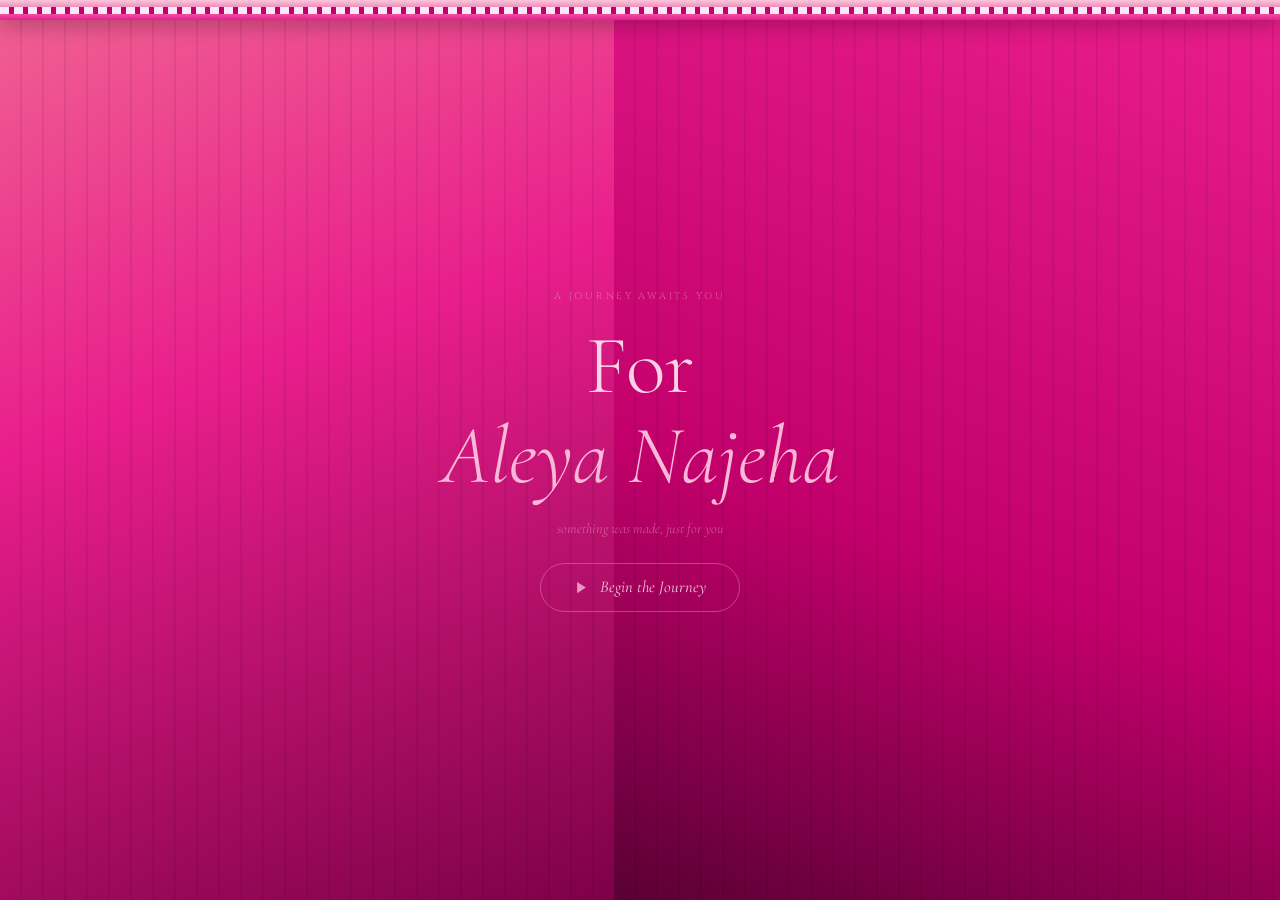
<file: index.html>
<!DOCTYPE html>
<html lang="en">
<head>
<meta charset="UTF-8"><meta name="viewport" content="width=device-width, initial-scale=1.0">
<title>For Aleya Najeha</title>
<link rel="stylesheet" href="shared.css">
<style>
/* CURTAIN */
#curtain-screen{position:fixed;inset:0;z-index:9999;display:flex;align-items:center;justify-content:center;background:#0d0008;overflow:hidden;}
.curtain-panel{position:absolute;top:0;bottom:0;width:52%;transition:transform 1.6s cubic-bezier(.77,0,.18,1);}
.curtain-l{left:0;transform-origin:left;background:linear-gradient(160deg,#f06292,#e91e8c 40%,#7a0045);}
.curtain-r{right:0;transform-origin:right;background:linear-gradient(200deg,#E91E8C,#c2006b 60%,#5a0035);}
.curtain-panel::before{content:'';position:absolute;inset:0;background:repeating-linear-gradient(90deg,transparent,transparent 20px,rgba(0,0,0,.07) 20px,rgba(0,0,0,.07) 22px);}
.curtain-rail{position:absolute;top:0;left:0;right:0;height:20px;background:linear-gradient(180deg,#f9c8dc,#e91e8c);z-index:2;box-shadow:0 6px 20px rgba(0,0,0,.25);}
.curtain-rail::after{content:'';display:block;height:7px;margin-top:7px;background:repeating-linear-gradient(90deg,#fde8f3 0,#fde8f3 9px,#c2006b 9px,#c2006b 14px);}
#curtain-screen.open .curtain-l{transform:translateX(-94%);}
#curtain-screen.open .curtain-r{transform:translateX(94%);}
#curtain-screen.open #curtain-center{opacity:0;pointer-events:none;transition:opacity .4s;}
#curtain-screen.gone{display:none;}

/* POP-UP INTRO */
#intro-popup{position:fixed;inset:0;z-index:500;display:none;align-items:center;justify-content:center;padding:1.5rem;background:rgba(61,0,40,.7);backdrop-filter:blur(8px);}
#intro-popup.show{display:flex;}
.intro-card{background:linear-gradient(135deg,#FFF8EE,#FFF0F8);border:1.5px solid #F9B8D8;border-radius:28px;padding:2.4rem 2rem;max-width:420px;width:100%;box-shadow:0 40px 100px rgba(233,30,140,.2);animation:popIn .6s cubic-bezier(.34,1.3,.64,1) forwards;position:relative;overflow:hidden;}
.intro-card::before{content:'';position:absolute;inset:0;background:repeating-linear-gradient(45deg,transparent,transparent 14px,rgba(249,184,216,.04) 14px,rgba(249,184,216,.04) 15px);pointer-events:none;}
@keyframes popIn{from{opacity:0;transform:scale(.7) translateY(30px)}to{opacity:1;transform:scale(1) translateY(0)}}
.intro-rose{font-size:2.2rem;text-align:center;display:block;margin-bottom:1.2rem;animation:heartbeat 1.4s ease-in-out infinite;}

/* HERO */
.hero-ring{position:absolute;inset:0;display:flex;align-items:center;justify-content:center;pointer-events:none;overflow:hidden;}
.ring{border-radius:50%;border:1px solid rgba(249,184,216,.12);position:absolute;}

/* QUEST CARD */
.quest-card{background:linear-gradient(135deg,#FFF8EE,#FFF0F8);border:1.5px solid #F9B8D8;border-radius:24px;padding:2.5rem 2rem;max-width:440px;margin:0 auto;box-shadow:0 20px 60px rgba(233,30,140,.1);position:relative;overflow:hidden;}
.quest-card::before{content:'';position:absolute;inset:0;background:repeating-linear-gradient(45deg,transparent,transparent 14px,rgba(249,184,216,.04) 14px,rgba(249,184,216,.04) 15px);pointer-events:none;}
</style>
</head>
<body style="background:#FFF0F8!important;">
<div id="progress-bar"></div>
<canvas id="stars"></canvas>
<canvas id="petals"></canvas>

<!-- CURTAIN -->
<div id="curtain-screen">
  <div class="curtain-rail"></div>
  <div class="curtain-panel curtain-l"></div>
  <div class="curtain-panel curtain-r"></div>
  <div id="curtain-center" style="position:absolute;z-index:3;display:flex;flex-direction:column;align-items:center;gap:1.2rem;text-align:center;padding:1.5rem;">
    <p style="font-family:'Cinzel',serif;font-size:.65rem;letter-spacing:.28em;text-transform:uppercase;color:rgba(249,184,216,.45);">a journey awaits you</p>
    <h1 style="font-family:'Cormorant Garamond',serif;font-size:clamp(2.2rem,9vw,5.5rem);font-weight:300;line-height:1.1;color:rgba(253,232,243,.9)">For<br><em style="color:#F9B8D8;font-style:italic;">Aleya Najeha</em></h1>
    <p style="font-family:'Cormorant Garamond',serif;font-style:italic;font-size:.95rem;color:rgba(249,184,216,.5)">something was made, just for you</p>
    <button id="openBtn" style="margin-top:.5rem;display:flex;align-items:center;gap:.7rem;border:1.5px solid rgba(249,184,216,.35);border-radius:999px;padding:.9rem 2.2rem;font-family:'Cormorant Garamond',serif;font-style:italic;font-size:1.1rem;color:rgba(253,232,243,.85);background:none;cursor:pointer;animation:heartbeat 2s ease-in-out infinite;">
      <svg width="15" height="15" viewBox="0 0 24 24" fill="rgba(249,184,216,.8)"><polygon points="5,3 19,12 5,21"/></svg>
      Begin the Journey
    </button>
  </div>
</div>

<!-- UPDATE POP-UP (FIRST) -->
<div id="update-popup" style="position:fixed;inset:0;z-index:480;display:none;align-items:center;justify-content:center;padding:1.5rem;background:rgba(61,0,40,.5);backdrop-filter:blur(6px);-webkit-backdrop-filter:blur(6px);">
  <div class="intro-card" style="max-width:360px;">
    <div style="text-align:center;">
      <p style="font-family:'Cinzel',serif;font-size:.7rem;letter-spacing:.2em;text-transform:uppercase;color:#E91E8C;margin-bottom:1rem;">⚠️ UPDATE For You Sayang!</p>
      <p style="font-family:'Cormorant Garamond',serif;font-style:italic;color:#C470A0;font-size:.9rem;margin-bottom:1.2rem;">September 28, 2026</p>
      <div style="font-family:'Cormorant Garamond',serif;font-style:italic;color:#3D0028;font-size:1rem;line-height:1.8;text-align:center;margin-bottom:1.5rem;">
        <p>I've been thinking about you now. There are more things I need to express to you.I dont know if you are seing this website anymore but please check it out.</p>
        <p style="margin-top:.8em;">Please take a look. 🌹</p>
      </div>
      <button id="update-btn" style="background:#E91E8C;border:none;border-radius:999px;padding:.85rem 2.2rem;font-family:'Cinzel',serif;font-size:.68rem;letter-spacing:.14em;text-transform:uppercase;color:white;cursor:pointer;transition:all .2s;width:100%;" onmouseover="this.style.background='#C2006B'" onmouseout="this.style.background='#E91E8C'">Tap here Baby</button>
    </div>
  </div>
</div>

<!-- OOPS POP-UP -->
<div id="oops-popup" style="position:fixed;inset:0;z-index:485;display:none;align-items:center;justify-content:center;padding:1.5rem;background:rgba(61,0,40,.5);backdrop-filter:blur(6px);-webkit-backdrop-filter:blur(6px);">
  <div class="intro-card" style="max-width:360px;">
    <div style="text-align:center;">
      <p style="font-family:'Cinzel',serif;font-size:2rem;margin-bottom:.4rem;animation:heartbeat 1.5s ease-in-out infinite;">😅</p>
      <p style="font-family:'Cinzel',serif;font-size:.7rem;letter-spacing:.2em;text-transform:uppercase;color:#E91E8C;margin-bottom:1rem;">OOPS... Wait!</p>
      <p style="font-family:'Cormorant Garamond',serif;font-style:italic;color:#3D0028;font-size:1rem;line-height:1.7;margin-bottom:1.6rem;">I make this update to remind you how much it mean for me.The memories,the thought,the plan,the urge for me to fight anyone who get in our way.Until today,I still wanted you to be my only wife and a mother to my child.I realize nobody else deserve that place. 🌹</p>
      <button id="oops-btn" style="background:#E91E8C;border:none;border-radius:999px;padding:.85rem 2.2rem;font-family:'Cinzel',serif;font-size:.68rem;letter-spacing:.14em;text-transform:uppercase;color:white;cursor:pointer;transition:all .2s;width:100%;" onmouseover="this.style.background='#C2006B'" onmouseout="this.style.background='#E91E8C'">NEXT</button>
    </div>
  </div>
</div>

<!-- NOTIFICATION POP-UP -->
<div id="noti-popup" style="position:fixed;inset:0;z-index:490;display:none;align-items:center;justify-content:center;padding:1.5rem;background:rgba(61,0,40,.5);backdrop-filter:blur(6px);-webkit-backdrop-filter:blur(6px);">
  <div class="intro-card" style="max-width:380px;">
    <div style="text-align:center;">
      <p style="font-family:'Cinzel',serif;font-size:.7rem;letter-spacing:.2em;text-transform:uppercase;color:#E91E8C;margin-bottom:.8rem;">📬 NEW MESSAGE</p>
      <p style="font-family:'Cormorant Garamond',serif;font-style:italic;color:#C470A0;font-size:.9rem;margin-bottom:1.2rem;letter-spacing:.02em;">August 31, 2026</p>
      <div style="font-family:'Cormorant Garamond',serif;font-style:italic;color:#3D0028;font-size:1rem;line-height:1.75;text-align:center;margin-bottom:1.5rem;">
        <p>I know kita dah tak ada chance untuk bersama, but this is the way I can tell you everything without disturbing you.</p>
        <p style="margin-top:.8em;">I don't know if I should be happy or sad seeing how well you're being taken care of. But I am happy seeing you happy. Good for you.</p>
        <p style="margin-top:.8em;">I miss you. Thank you because you shared your time with me. I tried to reach you, but I realised I shouldn't. 🌹</p>
      </div>
      <div style="display:flex;gap:.6rem;justify-content:center;flex-wrap:wrap;">
        <button id="noti-btn" style="background:#E91E8C;border:none;border-radius:999px;padding:.75rem 2rem;font-family:'Cinzel',serif;font-size:.65rem;letter-spacing:.14em;text-transform:uppercase;color:white;cursor:pointer;transition:all .2s;" onmouseover="this.style.background='#C2006B'" onmouseout="this.style.background='#E91E8C'">I understand</button>
        <button id="noti-skip" style="border:1.5px solid #F9B8D8;background:none;border-radius:999px;padding:.75rem 1.4rem;font-family:'Cinzel',serif;font-size:.65rem;letter-spacing:.14em;text-transform:uppercase;color:#C470A0;cursor:pointer;transition:all .2s;" onmouseover="this.style.borderColor='#E91E8C';this.style.color='#E91E8C'" onmouseout="this.style.borderColor='#F9B8D8';this.style.color='#C470A0'">Continue</button>
      </div>
    </div>
  </div>
</div>

<!-- INTRO POP-UP -->
<div id="intro-popup">
  <div class="intro-card">
    <span class="intro-rose">🌹</span>
    <h2 style="font-family:'Cinzel',serif;font-size:1rem;color:#C2006B;letter-spacing:.08em;text-align:center;margin-bottom:1rem;">To Aleya Najeha,</h2>
    <div style="font-family:'Cormorant Garamond',serif;font-size:1.05rem;line-height:1.9;color:#3D0028;" id="intro-text"></div>
    <div style="text-align:center;margin-top:1.8rem;">
      <button id="intro-close" style="background:#E91E8C;border:none;border-radius:999px;padding:.85rem 2.4rem;font-family:'Cinzel',serif;font-size:.7rem;letter-spacing:.15em;text-transform:uppercase;color:white;cursor:pointer;box-shadow:0 8px 24px rgba(233,30,140,.3);transition:all .2s;">
        TAP HERE BABY 🌸
      </button>
    </div>
  </div>
</div>

<audio id="audioEl" src="lagu_update.mp3" loop preload="auto"></audio>

<!-- HUD -->
<div id="quest-hud" style="font-family:'Cinzel',serif;font-size:.58rem;letter-spacing:.18em;color:#C470A0;">
  <span>CHAPTER</span>
  <div style="display:flex;gap:.5rem;">
    <div class="hud-dot" id="dot-0"></div>
    <div class="hud-dot" id="dot-1"></div>
    <div class="hud-dot" id="dot-2"></div>
    <div class="hud-dot" id="dot-3"></div>
  </div>
</div>

<!-- MUSIC BAR -->
<div id="music-bar">
  <div class="vinyl" id="vinyl"></div>
  <div>
    <p style="font-family:'Cormorant Garamond',serif;font-style:italic;font-size:.8rem;color:#C2006B;">Now Playing</p>
    <p style="font-family:'Cinzel',serif;font-size:.55rem;letter-spacing:.12em;text-transform:uppercase;color:#C470A0;">Our Song 🎵</p>
  </div>
  <button onclick="toggleMusic()" style="width:30px;height:30px;border-radius:50%;background:#E91E8C;border:none;cursor:pointer;display:flex;align-items:center;justify-content:center;transition:background .2s;" onmouseover="this.style.background='#C2006B'" onmouseout="this.style.background='#E91E8C'">
    <svg id="music-icon" width="12" height="12" viewBox="0 0 24 24"><rect x="6" y="5" width="4" height="14" fill="white"/><rect x="14" y="5" width="4" height="14" fill="white"/></svg>
  </button>
</div>

<!-- MAIN -->
<div id="main" style="display:none;position:relative;z-index:2;">

<!-- HERO -->
<section style="min-height:100vh;display:flex;flex-direction:column;align-items:center;justify-content:center;text-align:center;padding:2rem;position:relative;">
  <div class="hero-ring">
    <div class="ring" style="width:600px;height:600px;animation:spinSlow 18s linear infinite;"></div>
    <div class="ring" style="width:400px;height:400px;animation:spinSlow 12s linear infinite reverse;"></div>
    <div class="ring" style="width:220px;height:220px;opacity:.2;"></div>
  </div>
  <p style="font-family:'Cinzel',serif;font-size:.62rem;letter-spacing:.28em;text-transform:uppercase;color:#C470A0;margin-bottom:1.5rem;opacity:0;animation:fadeUp 1s .3s forwards;">✦ A Love Story In Four Chapters ✦</p>
  <h1 style="font-family:'Cormorant Garamond',serif;font-size:clamp(3.5rem,12vw,8rem);font-weight:300;line-height:1;color:#C2006B;opacity:0;animation:fadeUp 1s .6s forwards;">
    Aleya<br><em style="color:#E91E8C;">Najeha</em>
  </h1>
  <div style="display:flex;align-items:center;gap:.8rem;margin-top:1.4rem;opacity:0;animation:fadeUp 1s .9s forwards;">
    <div style="height:1px;width:48px;background:rgba(249,184,216,.4);"></div>
    <span style="font-family:'Cormorant Garamond',serif;font-style:italic;color:#F48FB1;font-size:.95rem;letter-spacing:.1em;">🕯️ Six years of something priceless</span>
    <div style="height:1px;width:48px;background:rgba(249,184,216,.4);"></div>
  </div>
  <p id="hero-sub" style="font-family:'Cormorant Garamond',serif;font-style:italic;color:#C470A0;margin-top:1.2rem;max-width:420px;line-height:1.8;font-size:clamp(1rem,2.5vw,1.25rem);min-height:2em;opacity:0;animation:fadeUp 1s 1.1s forwards;"></p>
  <div style="position:absolute;bottom:2.5rem;display:flex;flex-direction:column;align-items:center;gap:.5rem;opacity:0;animation:fadeUp 1s 1.8s forwards;">
    <span style="font-family:'Cinzel',serif;font-size:.58rem;letter-spacing:.2em;color:rgba(196,112,160,.4);text-transform:uppercase;">scroll down</span>
    <div style="width:1px;height:40px;background:linear-gradient(to bottom,transparent,rgba(249,184,216,.5));"></div>
  </div>
</section>

<!-- QUEST 1 SECTION -->
<section style="max-width:520px;margin:0 auto;padding:4rem 1.5rem 8rem;">
  <div style="text-align:center;margin-bottom:2.5rem;" class="reveal">
    <div style="height:1px;background:linear-gradient(to right,transparent,rgba(249,184,216,.5),transparent);margin-bottom:2rem;"></div>
    <p style="font-family:'Cinzel',serif;font-size:.6rem;letter-spacing:.25em;text-transform:uppercase;color:#C470A0;margin-bottom:.8rem;">Your First Quest</p>
    <h2 style="font-family:'Cormorant Garamond',serif;font-size:clamp(1.8rem,5vw,2.8rem);font-weight:300;color:#C2006B;line-height:1.2;">Chapter <em style="color:#E91E8C;">I</em></h2>
    <p style="font-family:'Cormorant Garamond',serif;font-style:italic;color:#C470A0;font-size:1rem;margin-top:.5rem;">The Beginning</p>
    <div style="width:36px;height:1px;background:#F9B8D8;margin:.8rem auto 0;"></div>
  </div>

  <div class="quest-card reveal">
    <div style="text-align:center;font-size:3rem;margin-bottom:1rem;animation:lockBob .8s ease-in-out infinite alternate;">🔐</div>
    <p style="font-family:'Cinzel',serif;font-size:.6rem;letter-spacing:.2em;text-transform:uppercase;color:#C470A0;text-align:center;margin-bottom:.5rem;">⚔️ Quest I — The First Trial</p>
    <p style="font-family:'Cormorant Garamond',serif;font-style:italic;color:#3D0028;font-size:1.05rem;text-align:center;line-height:1.7;margin-bottom:.5rem;">"To enter this chapter, you must prove you know me well. Answer truly and the door shall open."</p>
    <p style="font-family:'Cormorant Garamond',serif;font-size:1rem;color:#3D0028;text-align:center;margin-bottom:.3rem;">What is the name of his beloved cat?</p>
    <p style="font-family:'Cormorant Garamond',serif;font-style:italic;color:rgba(196,112,160,.7);font-size:.88rem;text-align:center;margin-bottom:1.2rem;">🐱 Hint: a fluffy orange one</p>
    <input type="text" id="q1" placeholder="type your answer..." class="quest-input" autocomplete="off">
    <button class="quest-btn" style="margin-top:.8rem;" onclick="checkQ1()">Submit ✦</button>
    <p id="q1-msg" style="font-family:'Cormorant Garamond',serif;font-style:italic;font-size:.88rem;text-align:center;margin-top:.7rem;min-height:1.2em;color:#ef4444;"></p>
  </div>
</section>
</div><!-- /main -->

<script src="shared.js"></script>
<script>
initStars();initPetals();initCursor();initProgress();

// TYPEWRITER
function startTypewriter(){
  const el=document.getElementById('hero-sub');
  const text='Memories never truly leave,they simply become a part of who we are.';
  el.innerHTML='';let i=0;
  const cur=document.createElement('span');cur.style.cssText='display:inline-block;width:2px;height:1em;background:#C470A0;margin-left:2px;vertical-align:text-bottom;animation:heartbeat .8s ease-in-out infinite;';
  const iv=setInterval(()=>{el.textContent=text.slice(0,++i);el.appendChild(cur);if(i===text.length){clearInterval(iv);setTimeout(()=>cur.remove(),900);}},38);
}

// INTRO TEXT (typewriter style)
const introLines=[
  'Hampa, I know this might come as a surprise.This website.I made it myself, just for you. It might be the last thing I ever send you, and that\'s okay. I just needed you to know how much you meant.',
  '',
  'Not to bring anything back. Not to complicate anything. Just pure, honest gratitude.Thank you for everything you were to me. Every moment, every memory, every version of you I was lucky enough to know.',
  '',
  'Now, let\'s explore this together something made with a full heart, just for you. 🌹'
];

function typeIntro(){
  const el=document.getElementById('intro-text');
  const full=introLines.join('\n');
  el.innerHTML='';let i=0;
  const iv=setInterval(()=>{
    const ch=full[i++];
    if(ch==='\n'){el.appendChild(document.createElement('br'));el.appendChild(document.createElement('br'));}
    else{const s=document.createTextNode(ch);el.appendChild(s);}
    if(i>=full.length)clearInterval(iv);
  },22);
}

// CURTAIN
document.getElementById('openBtn').addEventListener('click',()=>{
  if(!document.getElementById('oops-popup')) return;
  const c=document.getElementById('curtain-screen');
  c.classList.add('open');
  document.getElementById('audioEl').play().catch(()=>{});
  setTimeout(()=>{
    c.classList.add('gone');
    // Show UPDATE popup first
    const updatePopup=document.getElementById('update-popup');
    updatePopup.style.display='flex';
    spawnParticles('⚠️',15);
  },1700);
});

// UPDATE POPUP HANDLER
document.getElementById('update-btn').addEventListener('click',()=>{
  const updatePopup=document.getElementById('update-popup');
  updatePopup.style.opacity='0';
  updatePopup.style.transition='opacity .4s';
  setTimeout(()=>{
    updatePopup.style.display='none';
    document.getElementById('oops-popup').style.display='flex';
    spawnParticles('😅',15);
  },400);
});

// OOPS POPUP HANDLER
document.getElementById('oops-btn').addEventListener('click',()=>{
  const oopsPopup=document.getElementById('oops-popup');
  oopsPopup.style.opacity='0';
  oopsPopup.style.transition='opacity .4s';
  setTimeout(()=>{
    oopsPopup.style.display='none';
    document.getElementById('noti-popup').style.display='flex';
    spawnParticles('📬',15);
  },400);
});

// NOTI - READ MESSAGE
document.getElementById('noti-btn').addEventListener('click',()=>{
  const notiPopup=document.getElementById('noti-popup');
  notiPopup.style.opacity='0';
  notiPopup.style.transition='opacity .4s';
  setTimeout(()=>{
    notiPopup.style.display='none';
    document.getElementById('intro-popup').classList.add('show');
    typeIntro();
    spawnParticles('🌹',25);
  },400);
});

// NOTI - SKIP
document.getElementById('noti-skip').addEventListener('click',()=>{
  const notiPopup=document.getElementById('noti-popup');
  notiPopup.style.opacity='0';
  notiPopup.style.transition='opacity .4s';
  setTimeout(()=>{
    notiPopup.style.display='none';
    document.getElementById('intro-popup').classList.add('show');
    typeIntro();
    spawnParticles('🌸',25);
  },400);
});

// INTRO CLOSE
document.getElementById('intro-close').addEventListener('click',()=>{
  const popup=document.getElementById('intro-popup');
  popup.style.transition='opacity .5s';
  popup.style.opacity='0';
  setTimeout(()=>{
    popup.style.display='none';
    document.getElementById('main').style.display='block';
    document.getElementById('main').style.opacity='0';
    document.getElementById('main').style.transition='opacity .6s';
    requestAnimationFrame(()=>requestAnimationFrame(()=>document.getElementById('main').style.opacity='1'));
    initHUD(0);
    initMusic(true);
    startTypewriter();
    setTimeout(initReveal,400);
    initProgress();
  },500);
});

// QUEST 1
function checkQ1(){
  const val=document.getElementById('q1').value.trim().toLowerCase();
  const msg=document.getElementById('q1-msg');
  if(val==='oyen'){
    msg.style.color='#27ae60';
    msg.textContent='✨ Correct! Opening Chapter I...';
    spawnParticles('🌸',35);
    setTimeout(()=>navigateTo('chapter1.html'),900);
  } else {
    document.getElementById('q1').classList.add('wrong');
    document.getElementById('q1').value='';
    msg.textContent='💔 Not quite... try again';
    spawnParticles('💔',5);
    setTimeout(()=>document.getElementById('q1').classList.remove('wrong'),500);
  }
}
document.getElementById('q1').addEventListener('keydown',e=>{if(e.key==='Enter')checkQ1();});
</script>
</body>
</html>

// OOPS POPUP HANDLERS
document.getElementById('oops-btn').addEventListener('click',()=>{
  const oops=document.getElementById('oops-popup');
  oops.style.opacity='0';
  setTimeout(()=>{oops.style.display='none';document.getElementById('noti-popup').style.display='flex';spawnParticles('📬',15);},400);
});

// NOTI - READ
document.getElementById('noti-btn').addEventListener('click',()=>{
  const noti=document.getElementById('noti-popup');
  noti.style.opacity='0';
  setTimeout(()=>{noti.style.display='none';document.getElementById('oops-popup').style.display='flex';spawnParticles('🌹',25);},400);
});

// NOTI - SKIP
document.getElementById('noti-skip').addEventListener('click',()=>{
  const noti=document.getElementById('noti-popup');
  noti.style.opacity='0';
  setTimeout(()=>{noti.style.display='none';document.getElementById('oops-popup').style.display='flex';spawnParticles('🌸',25);},400);
});
</file>
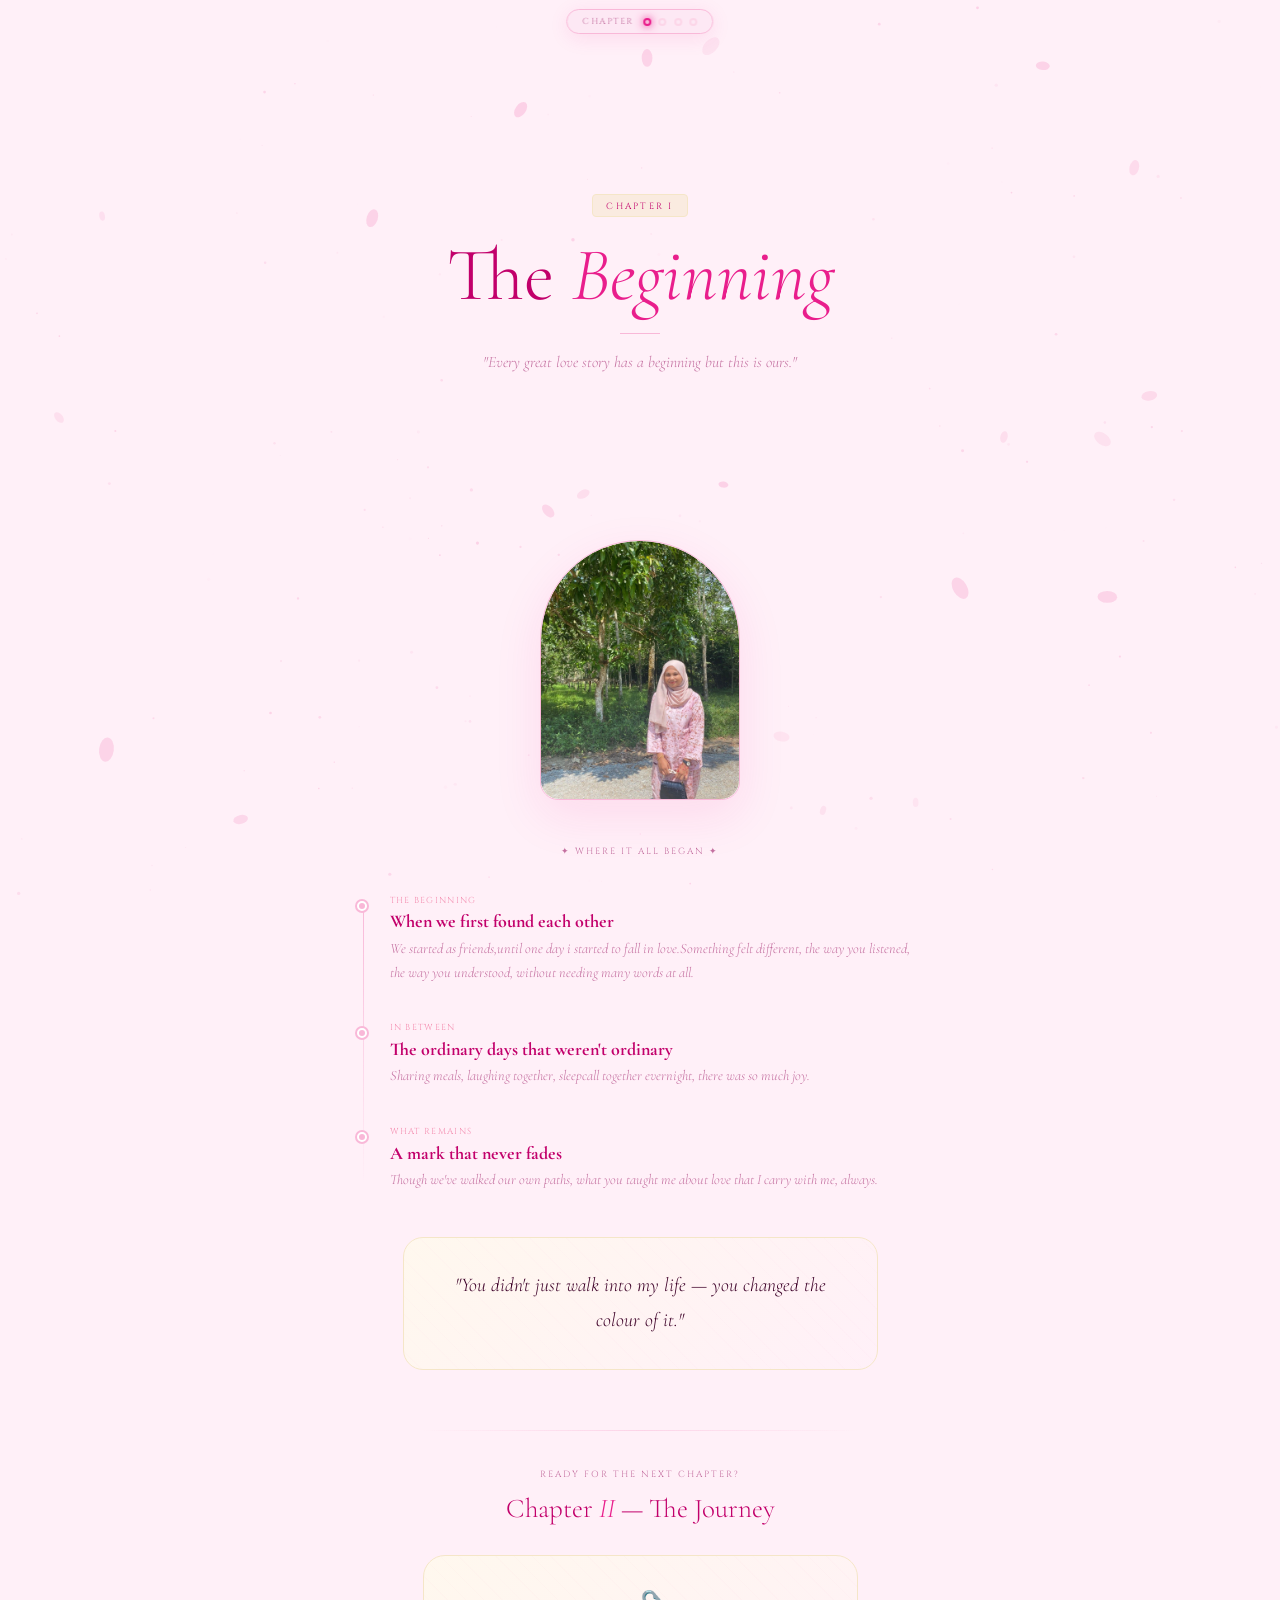
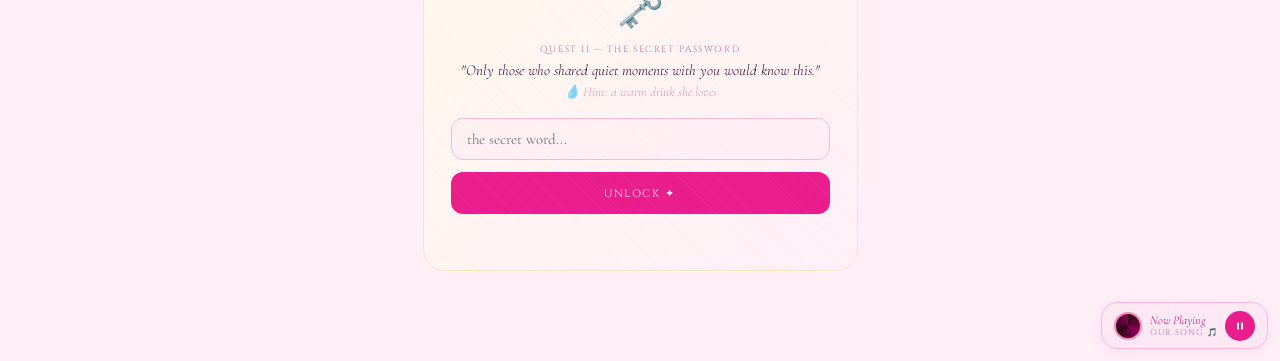
<file: chapter1.html>
<!DOCTYPE html>
<html lang="en">
<head>
<meta charset="UTF-8"><meta name="viewport" content="width=device-width, initial-scale=1.0">
<title>Chapter I — The Beginning</title>
<link rel="stylesheet" href="shared.css">
<style>
body{animation:slideInRight .6s cubic-bezier(.34,1.1,.64,1) forwards;}
.photo-frame{width:200px;height:260px;border:1px solid var(--petal);border-radius:110px 110px 20px 20px;background:white;display:flex;flex-direction:column;align-items:center;justify-content:center;gap:.7rem;overflow:hidden;position:relative;box-shadow:0 16px 48px rgba(233,30,140,.1);transition:box-shadow .3s;cursor:pointer;}
.photo-frame:hover{box-shadow:0 24px 64px rgba(233,30,140,.18);}
.chapter-hero{min-height:60vh;display:flex;flex-direction:column;align-items:center;justify-content:center;text-align:center;padding:4rem 1.5rem 2rem;position:relative;}
</style>
</head>
<body>
<div id="progress-bar"></div>
<canvas id="stars"></canvas>
<canvas id="petals"></canvas>

<div id="quest-hud" style="font-family:'Cinzel',serif;font-size:.58rem;letter-spacing:.18em;color:#C470A0;">
  <span>CHAPTER</span>
  <div style="display:flex;gap:.5rem;">
    <div class="hud-dot" id="dot-0"></div><div class="hud-dot" id="dot-1"></div><div class="hud-dot" id="dot-2"></div><div class="hud-dot" id="dot-3"></div>
  </div>
</div>

<div id="music-bar">
  <div class="vinyl" id="vinyl"></div>
  <div><p style="font-family:'Cormorant Garamond',serif;font-style:italic;font-size:.8rem;color:#C2006B;">Now Playing</p><p style="font-family:'Cinzel',serif;font-size:.55rem;letter-spacing:.12em;text-transform:uppercase;color:#C470A0;">Our Song 🎵</p></div>
  <button onclick="toggleMusic()" style="width:30px;height:30px;border-radius:50%;background:#E91E8C;border:none;cursor:pointer;display:flex;align-items:center;justify-content:center;" onmouseover="this.style.background='#C2006B'" onmouseout="this.style.background='#E91E8C'"><svg id="music-icon" width="12" height="12" viewBox="0 0 24 24"><rect x="6" y="5" width="4" height="14" fill="white"/><rect x="14" y="5" width="4" height="14" fill="white"/></svg></button>
</div>
<audio id="audioEl" src="lagu_update.mp3" loop preload="auto"></audio>

<div style="position:relative;z-index:2;">

<!-- CHAPTER HERO -->
<div class="chapter-hero">
  <span style="font-family:'Cinzel',serif;font-size:.6rem;letter-spacing:.25em;text-transform:uppercase;color:#C2006B;background:rgba(245,230,200,.5);border:1px solid #F5E6C8;padding:.3rem .9rem;border-radius:4px;margin-bottom:1.2rem;display:inline-block;" class="reveal">Chapter I</span>
  <h1 style="font-family:'Cormorant Garamond',serif;font-size:clamp(2.5rem,8vw,5rem);font-weight:300;color:#C2006B;line-height:1.1;" class="reveal">The <em style="color:#E91E8C;">Beginning</em></h1>
  <div style="height:1px;width:40px;background:#F9B8D8;margin:1rem auto;" class="reveal"></div>
  <p style="font-family:'Cormorant Garamond',serif;font-style:italic;color:#C470A0;font-size:1.05rem;max-width:400px;line-height:1.7;text-align:center;" class="reveal">"Every great love story has a beginning but this is ours."</p>
</div>

<!-- PROFILE PHOTO -->
<div style="display:flex;justify-content:center;padding:0 1.5rem 3rem;" class="reveal-scale">
  <div class="photo-frame" id="photo-frame">
    <img src="photo9.jpg" style="position:absolute;inset:0;width:100%;height:100%;object-fit:cover;border-radius:inherit;">
  </div>
</div>

<!-- TIMELINE -->
<div style="max-width:600px;margin:0 auto;padding:0 1.5rem 3rem;">
  <p style="font-family:'Cinzel',serif;font-size:.6rem;letter-spacing:.22em;text-transform:uppercase;color:#C470A0;text-align:center;margin-bottom:2.5rem;" class="reveal">✦ Where It All Began ✦</p>
  <div style="position:relative;padding-left:1.8rem;">
    <div style="position:absolute;left:0;top:8px;bottom:8px;width:1px;background:linear-gradient(to bottom,#F9B8D8,transparent);"></div>

    <div style="position:relative;margin-bottom:2.5rem;" class="reveal-left">
      <div style="position:absolute;left:-2.2rem;top:6px;width:10px;height:10px;border-radius:50%;background:#F9B8D8;border:2px solid white;box-shadow:0 0 0 2px #F9B8D8;"></div>
      <p style="font-family:'Cinzel',serif;font-size:.58rem;letter-spacing:.15em;text-transform:uppercase;color:#F48FB1;margin-bottom:.3rem;">The Beginning</p>
      <h3 style="font-family:'Cormorant Garamond',serif;font-size:1.2rem;color:#C2006B;margin-bottom:.3rem;">When we first found each other</h3>
      <p style="font-family:'Cormorant Garamond',serif;font-style:italic;color:#C470A0;font-size:.95rem;line-height:1.7;">We started as friends,until one day i started to fall in love.Something felt different, the way you listened, the way you understood, without needing many words at all.</p>
    </div>

    <div style="position:relative;margin-bottom:2.5rem;" class="reveal-left" style="transition-delay:.15s">
      <div style="position:absolute;left:-2.2rem;top:6px;width:10px;height:10px;border-radius:50%;background:#F9B8D8;border:2px solid white;box-shadow:0 0 0 2px #F9B8D8;"></div>
      <p style="font-family:'Cinzel',serif;font-size:.58rem;letter-spacing:.15em;text-transform:uppercase;color:#F48FB1;margin-bottom:.3rem;">In Between</p>
      <h3 style="font-family:'Cormorant Garamond',serif;font-size:1.2rem;color:#C2006B;margin-bottom:.3rem;">The ordinary days that weren't ordinary</h3>
      <p style="font-family:'Cormorant Garamond',serif;font-style:italic;color:#C470A0;font-size:.95rem;line-height:1.7;">Sharing meals, laughing together, sleepcall together evernight, there was so much joy.</p>
    </div>

    <div style="position:relative;" class="reveal-left" style="transition-delay:.3s">
      <div style="position:absolute;left:-2.2rem;top:6px;width:10px;height:10px;border-radius:50%;background:#F9B8D8;border:2px solid white;box-shadow:0 0 0 2px #F9B8D8;"></div>
      <p style="font-family:'Cinzel',serif;font-size:.58rem;letter-spacing:.15em;text-transform:uppercase;color:#F48FB1;margin-bottom:.3rem;">What Remains</p>
      <h3 style="font-family:'Cormorant Garamond',serif;font-size:1.2rem;color:#C2006B;margin-bottom:.3rem;">A mark that never fades</h3>
      <p style="font-family:'Cormorant Garamond',serif;font-style:italic;color:#C470A0;font-size:.95rem;line-height:1.7;">Though we've walked our own paths, what you taught me about love that I carry with me, always.</p>
    </div>
  </div>
</div>

<!-- QUOTE BLOCK -->
<div style="max-width:520px;margin:0 auto 4rem;padding:0 1.5rem;" class="reveal-scale">
  <div class="parchment" style="border-radius:20px;padding:2rem 1.8rem;text-align:center;">
    <p style="font-family:'Cormorant Garamond',serif;font-size:1.3rem;line-height:1.8;color:#3D0028;font-style:italic;">"You didn't just walk into my life — you changed the colour of it."</p>
  </div>
</div>

<!-- QUEST 2 -->
<div style="max-width:480px;margin:0 auto;padding:0 1.5rem 6rem;text-align:center;">
  <div style="height:1px;background:linear-gradient(to right,transparent,rgba(249,184,216,.5),transparent);margin-bottom:2.5rem;" class="reveal"></div>
  <p style="font-family:'Cinzel',serif;font-size:.6rem;letter-spacing:.22em;text-transform:uppercase;color:#C470A0;margin-bottom:.8rem;" class="reveal">Ready for the next chapter?</p>
  <h3 style="font-family:'Cormorant Garamond',serif;font-size:1.8rem;color:#C2006B;font-weight:300;margin-bottom:2rem;" class="reveal">Chapter <em style="color:#E91E8C;">II</em> — The Journey</h3>

  <div class="parchment" style="border-radius:22px;padding:2rem 1.8rem;" class="reveal">
    <div style="font-size:2.5rem;margin-bottom:.8rem;animation:lockBob .8s ease-in-out infinite alternate;">🗝️</div>
    <p style="font-family:'Cinzel',serif;font-size:.6rem;letter-spacing:.18em;text-transform:uppercase;color:#C470A0;margin-bottom:.4rem;">Quest II — The Secret Password</p>
    <p style="font-family:'Cormorant Garamond',serif;font-style:italic;color:#3D0028;font-size:1rem;margin-bottom:.3rem;">"Only those who shared quiet moments with you would know this."</p>
    <p style="font-family:'Cormorant Garamond',serif;font-style:italic;color:rgba(196,112,160,.7);font-size:.88rem;margin-bottom:1.2rem;">💧 Hint: a warm drink she loves</p>
    <input type="text" id="q2" placeholder="the secret word..." class="quest-input" autocomplete="off">
    <button class="quest-btn" style="margin-top:.8rem;" onclick="checkQ2()">Unlock ✦</button>
    <p id="q2-msg" style="font-family:'Cormorant Garamond',serif;font-style:italic;font-size:.88rem;text-align:center;margin-top:.7rem;min-height:1.2em;color:#ef4444;"></p>
  </div>
</div>

</div><!-- /z-index wrapper -->
<script src="shared.js"></script>
<script>
initStars();initPetals();initCursor();initProgress();initHUD(0);initMusic(true);
setTimeout(initReveal,200);

function checkQ2(){
  const val=document.getElementById('q2').value.trim().toLowerCase();
  const msg=document.getElementById('q2-msg');
  if(val==='milo'){
    msg.style.color='#27ae60';msg.textContent='✨ Yes! Opening Chapter II...';
    spawnParticles('💫',35);setTimeout(()=>navigateTo('chapter2.html'),900);
  } else {
    document.getElementById('q2').classList.add('wrong');document.getElementById('q2').value='';
    msg.textContent='💔 Not quite... try again';spawnParticles('💔',5);
    setTimeout(()=>document.getElementById('q2').classList.remove('wrong'),500);
  }
}
document.getElementById('q2').addEventListener('keydown',e=>{if(e.key==='Enter')checkQ2();});
</script>
</body>
</html>
</file>
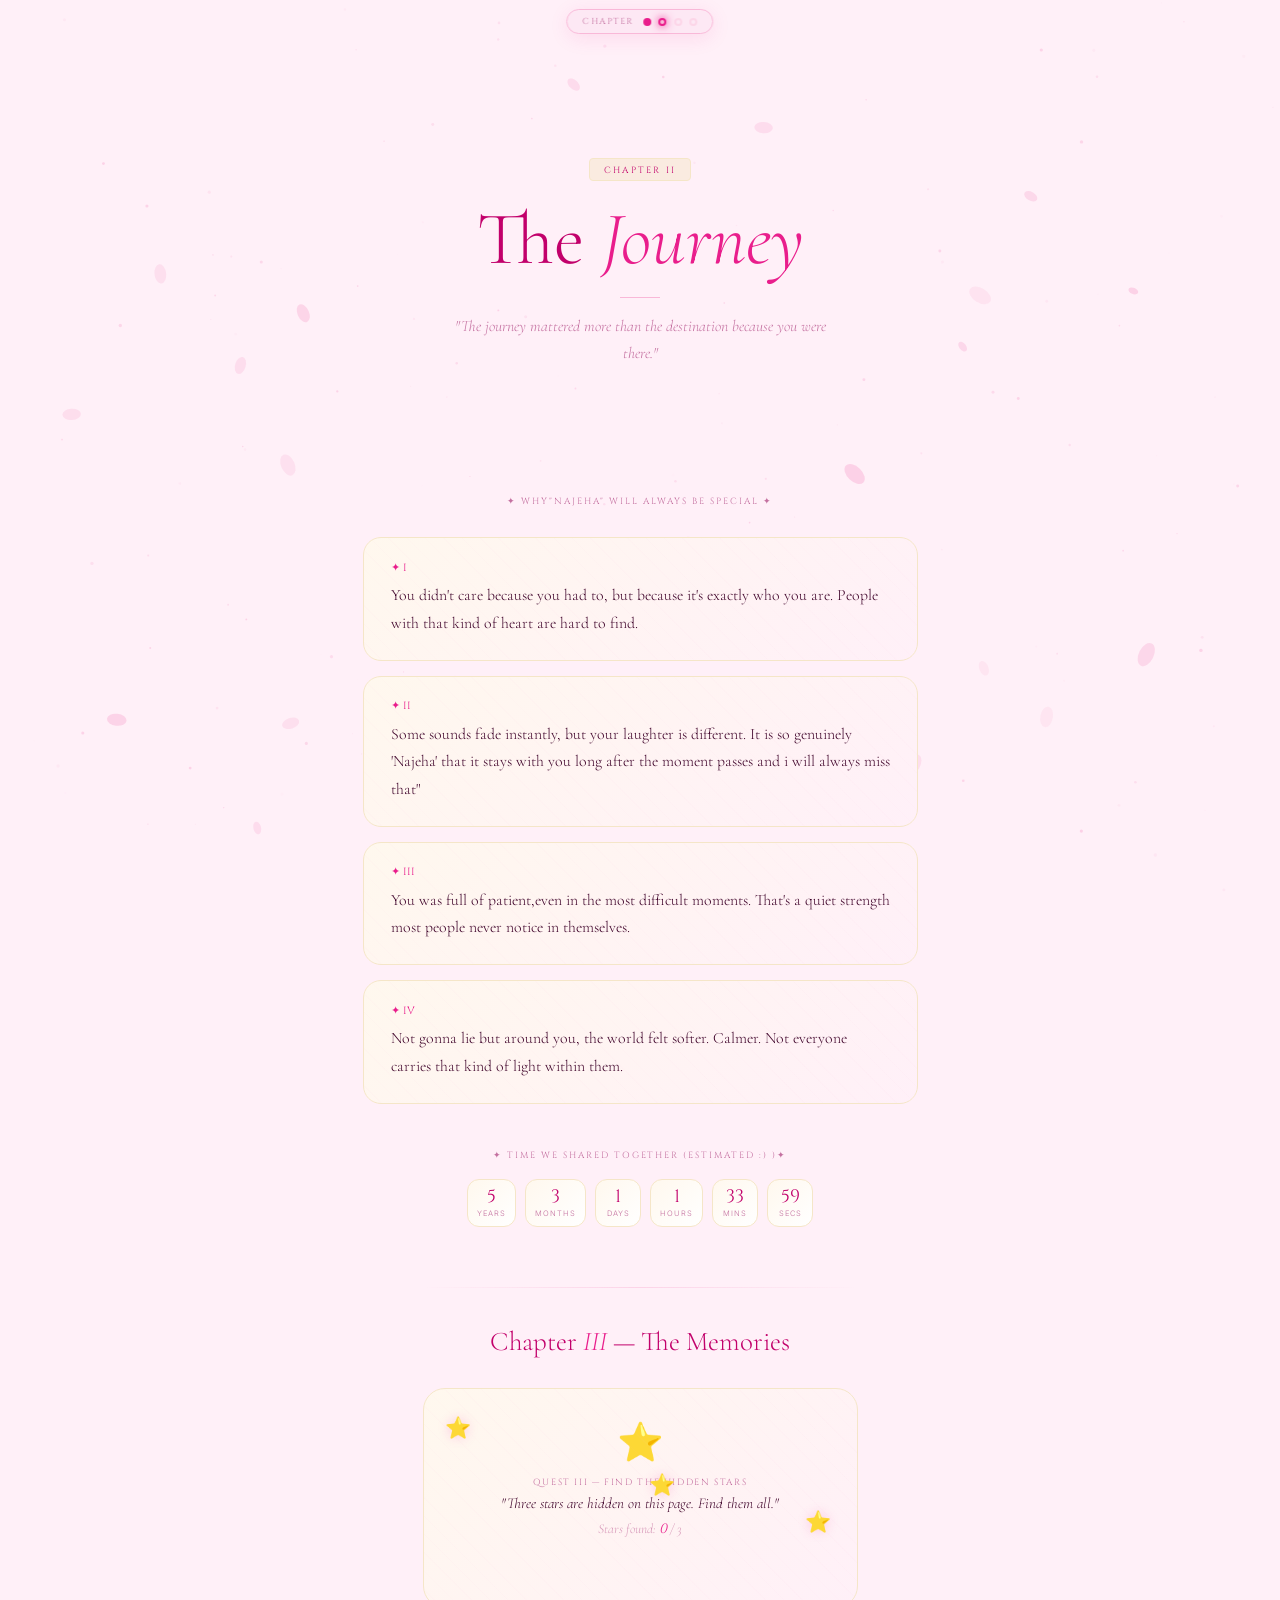
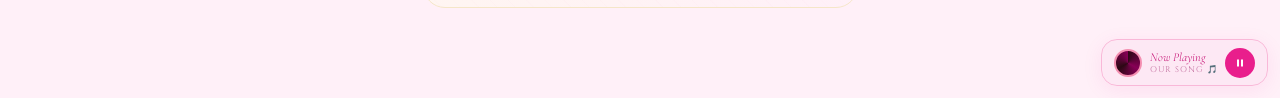
<file: chapter2.html>
<!DOCTYPE html>
<html lang="en">
<head>
<meta charset="UTF-8"><meta name="viewport" content="width=device-width, initial-scale=1.0">
<title>Chapter II — The Journey</title>
<link rel="stylesheet" href="shared.css">
<style>body{animation:flipIn .65s cubic-bezier(.34,1.1,.64,1) forwards;}</style>
</head>
<body>
<div id="progress-bar"></div>
<canvas id="stars"></canvas><canvas id="petals"></canvas>
<div id="quest-hud" style="font-family:'Cinzel',serif;font-size:.58rem;letter-spacing:.18em;color:#C470A0;"><span>CHAPTER</span><div style="display:flex;gap:.5rem;"><div class="hud-dot" id="dot-0"></div><div class="hud-dot" id="dot-1"></div><div class="hud-dot" id="dot-2"></div><div class="hud-dot" id="dot-3"></div></div></div>
<div id="music-bar"><div class="vinyl" id="vinyl"></div><div><p style="font-family:'Cormorant Garamond',serif;font-style:italic;font-size:.8rem;color:#C2006B;">Now Playing</p><p style="font-family:'Cinzel',serif;font-size:.55rem;letter-spacing:.12em;text-transform:uppercase;color:#C470A0;">Our Song 🎵</p></div><button onclick="toggleMusic()" style="width:30px;height:30px;border-radius:50%;background:#E91E8C;border:none;cursor:pointer;display:flex;align-items:center;justify-content:center;"><svg id="music-icon" width="12" height="12" viewBox="0 0 24 24"><rect x="6" y="5" width="4" height="14" fill="white"/><rect x="14" y="5" width="4" height="14" fill="white"/></svg></button></div>
<audio id="audioEl" src="lagu_update.mp3" loop preload="auto"></audio>

<div style="position:relative;z-index:2;">

<div style="min-height:55vh;display:flex;flex-direction:column;align-items:center;justify-content:center;text-align:center;padding:4rem 1.5rem 2rem;">
  <span style="font-family:'Cinzel',serif;font-size:.6rem;letter-spacing:.25em;text-transform:uppercase;color:#C2006B;background:rgba(245,230,200,.5);border:1px solid #F5E6C8;padding:.3rem .9rem;border-radius:4px;margin-bottom:1.2rem;display:inline-block;" class="reveal">Chapter II</span>
  <h1 style="font-family:'Cormorant Garamond',serif;font-size:clamp(2.5rem,8vw,5rem);font-weight:300;color:#C2006B;line-height:1.1;" class="reveal">The <em style="color:#E91E8C;">Journey</em></h1>
  <div style="height:1px;width:40px;background:#F9B8D8;margin:1rem auto;" class="reveal"></div>
  <p style="font-family:'Cormorant Garamond',serif;font-style:italic;color:#C470A0;font-size:1.05rem;max-width:400px;line-height:1.7;" class="reveal">"The journey mattered more than the destination because you were there."</p>
</div>

<!-- WHY SHE'S SPECIAL CARDS -->
<div style="max-width:600px;margin:0 auto;padding:0 1.5rem 3rem;">
  <p style="font-family:'Cinzel',serif;font-size:.6rem;letter-spacing:.22em;text-transform:uppercase;color:#C470A0;text-align:center;margin-bottom:2rem;" class="reveal">✦ Why"Najeha" Will Always Be Special ✦</p>
  <div style="display:grid;gap:1rem;">
    <div class="parchment" style="border-radius:18px;padding:1.5rem 1.8rem;" class="reveal">
      <p style="font-family:'Cinzel',serif;font-size:.7rem;color:#E91E8C;margin-bottom:.5rem;">✦ I</p>
      <p style="font-family:'Cormorant Garamond',serif;font-size:1.05rem;line-height:1.75;color:#3D0028;">You didn't care because you had to, but because it's exactly who you are. People with that kind of heart are hard to find.</p>
    </div>
    <div class="parchment" style="border-radius:18px;padding:1.5rem 1.8rem;" class="reveal">
      <p style="font-family:'Cinzel',serif;font-size:.7rem;color:#E91E8C;margin-bottom:.5rem;">✦ II</p>
      <p style="font-family:'Cormorant Garamond',serif;font-size:1.05rem;line-height:1.75;color:#3D0028;">Some sounds fade instantly, but your laughter is different. It is so genuinely 'Najeha' that it stays with you long after the moment passes and i will always miss that"</p>
    </div>
    <div class="parchment" style="border-radius:18px;padding:1.5rem 1.8rem;" class="reveal">
      <p style="font-family:'Cinzel',serif;font-size:.7rem;color:#E91E8C;margin-bottom:.5rem;">✦ III</p>
      <p style="font-family:'Cormorant Garamond',serif;font-size:1.05rem;line-height:1.75;color:#3D0028;">You was full of patient,even in the most difficult moments. That's a quiet strength most people never notice in themselves.</p>
    </div>
    <div class="parchment" style="border-radius:18px;padding:1.5rem 1.8rem;" class="reveal">
      <p style="font-family:'Cinzel',serif;font-size:.7rem;color:#E91E8C;margin-bottom:.5rem;">✦ IV</p>
      <p style="font-family:'Cormorant Garamond',serif;font-size:1.05rem;line-height:1.75;color:#3D0028;">Not gonna lie but around you, the world felt softer. Calmer. Not everyone carries that kind of light within them.</p>
    </div>
  </div>
</div>

<!-- COUNTDOWN -->
<div style="max-width:560px;margin:0 auto 4rem;padding:0 1.5rem;text-align:center;" class="reveal-scale">
  <p style="font-family:'Cinzel',serif;font-size:.6rem;letter-spacing:.22em;text-transform:uppercase;color:#C470A0;margin-bottom:1.2rem;">✦ Time We Shared Together (Estimated :) )✦</p>
  <div style="display:flex;gap:.6rem;justify-content:center;flex-wrap:wrap;">
    <div class="cd-unit"><span class="cd-num" id="cd-y">0</span><span class="cd-lbl">years</span></div>
    <div class="cd-unit"><span class="cd-num" id="cd-mo">0</span><span class="cd-lbl">months</span></div>
    <div class="cd-unit"><span class="cd-num" id="cd-d">0</span><span class="cd-lbl">days</span></div>
    <div class="cd-unit"><span class="cd-num" id="cd-h">0</span><span class="cd-lbl">hours</span></div>
    <div class="cd-unit"><span class="cd-num" id="cd-m">0</span><span class="cd-lbl">mins</span></div>
    <div class="cd-unit"><span class="cd-num" id="cd-s">0</span><span class="cd-lbl">secs</span></div>
  </div>
</div>

<!-- QUEST 3 -->
<div style="max-width:480px;margin:0 auto;padding:0 1.5rem 6rem;text-align:center;">
  <div style="height:1px;background:linear-gradient(to right,transparent,rgba(249,184,216,.5),transparent);margin-bottom:2.5rem;" class="reveal"></div>
  <h3 style="font-family:'Cormorant Garamond',serif;font-size:1.8rem;color:#C2006B;font-weight:300;margin-bottom:2rem;" class="reveal">Chapter <em style="color:#E91E8C;">III</em> — The Memories</h3>
  <div class="parchment" style="border-radius:22px;padding:2rem 1.8rem;position:relative;min-height:220px;" class="reveal" id="lock3-box">
    <div style="font-size:2.5rem;margin-bottom:.8rem;animation:lockBob .8s ease-in-out infinite alternate;">⭐</div>
    <p style="font-family:'Cinzel',serif;font-size:.6rem;letter-spacing:.18em;text-transform:uppercase;color:#C470A0;margin-bottom:.4rem;">Quest III — Find the Hidden Stars</p>
    <p style="font-family:'Cormorant Garamond',serif;font-style:italic;color:#3D0028;font-size:1rem;margin-bottom:.5rem;">"Three stars are hidden on this page. Find them all."</p>
    <p style="font-family:'Cormorant Garamond',serif;font-style:italic;color:rgba(196,112,160,.7);font-size:.9rem;">Stars found: <span id="star-count" style="color:#E91E8C;font-family:'Cinzel',serif;">0</span> / 3</p>
  </div>
</div>

</div>
<script src="shared.js"></script>
<script>
initStars();initPetals();initCursor();initProgress();initHUD(1);initMusic(true);
setTimeout(initReveal,200);

// Countdown
const START=new Date('2021-10-01T00:00:00');
function updateCD(){
  const now=new Date(),diff=now-START;
  const s=Math.floor(diff/1e3),m=Math.floor(s/60),h=Math.floor(m/60),d=Math.floor(h/24),mo=Math.floor(d/30),y=Math.floor(mo/12);
  document.getElementById('cd-y').textContent=y;document.getElementById('cd-mo').textContent=mo%12;
  document.getElementById('cd-d').textContent=d%30;document.getElementById('cd-h').textContent=h%24;
  document.getElementById('cd-m').textContent=m%60;document.getElementById('cd-s').textContent=s%60;
}
updateCD();setInterval(updateCD,1000);

// Hidden stars
let found=0;
const positions=[{top:'12%',left:'5%'},{top:'55%',right:'6%'},{top:'38%',left:'52%'}];
positions.forEach(pos=>{
  const star=document.createElement('div');
  star.style.cssText=`position:absolute;font-size:1.4rem;cursor:pointer;animation:twinkle 2s ease-in-out infinite;user-select:none;z-index:10;filter:drop-shadow(0 0 6px rgba(249,184,216,.7));top:${pos.top};${pos.left?'left:'+pos.left:''};${pos.right?'right:'+pos.right:''}`;
  star.textContent='⭐';
  star.addEventListener('click',function(){
    if(this.dataset.found)return;this.dataset.found='1';found++;
    document.getElementById('star-count').textContent=found;
    spawnParticles('⭐',10);
    this.style.transition='all .4s';this.style.transform='scale(2)';this.style.opacity='0';
    setTimeout(()=>this.remove(),400);
    if(found>=3){setTimeout(()=>{spawnParticles('🌸',40);setTimeout(()=>navigateTo('chapter3.html'),700);},300);}
  });
  document.getElementById('lock3-box').appendChild(star);
});
</script>
</body>
</html>
</file>
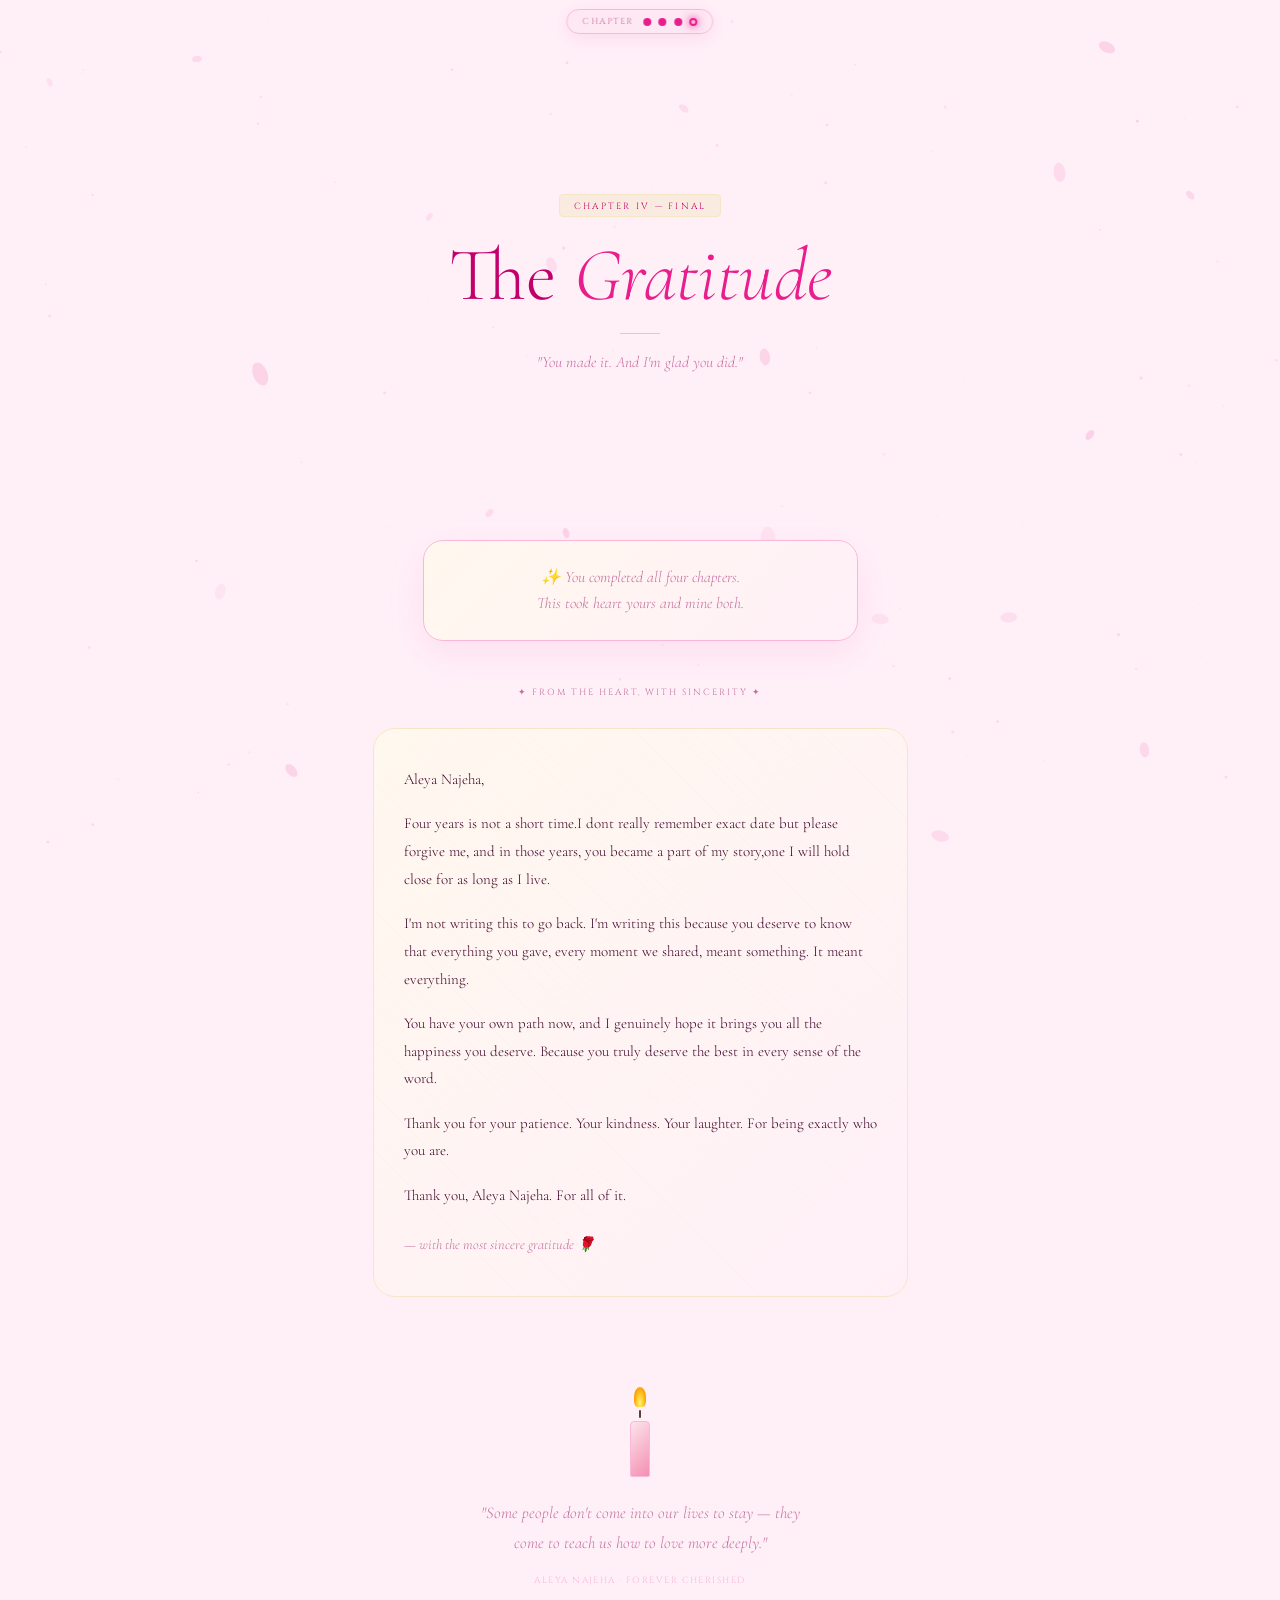
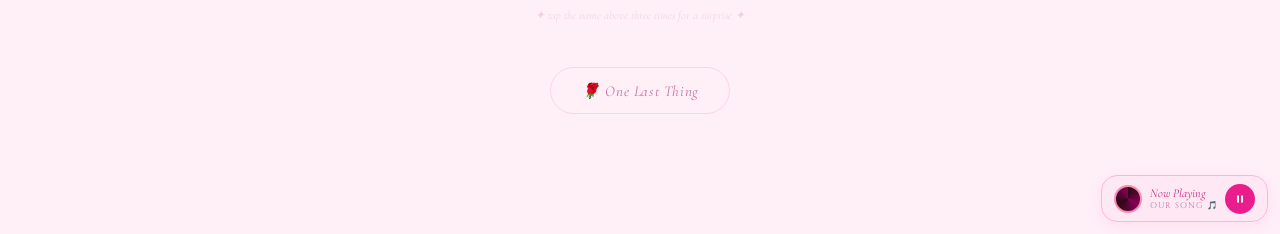
<file: chapter4.html>
<!DOCTYPE html>
<html lang="en">
<head>
<meta charset="UTF-8"><meta name="viewport" content="width=device-width, initial-scale=1.0">
<title>Chapter IV — The Gratitude</title>
<link rel="stylesheet" href="shared.css">
<style>
body{animation:popIn .7s cubic-bezier(.34,1.2,.64,1) forwards;}
@keyframes popIn{from{opacity:0;transform:scale(.88)}to{opacity:1;transform:scale(1)}}
.letter-body{font-family:'Cormorant Garamond',serif;font-size:1.1rem;line-height:1.95;color:#3D0028;}
.letter-body p+p{margin-top:1.1em;}
</style>
</head>
<body>
<div id="progress-bar"></div>
<canvas id="stars"></canvas><canvas id="petals"></canvas>
<div id="quest-hud" style="font-family:'Cinzel',serif;font-size:.58rem;letter-spacing:.18em;color:#C470A0;"><span>CHAPTER</span><div style="display:flex;gap:.5rem;"><div class="hud-dot" id="dot-0"></div><div class="hud-dot" id="dot-1"></div><div class="hud-dot" id="dot-2"></div><div class="hud-dot" id="dot-3"></div></div></div>
<div id="music-bar"><div class="vinyl" id="vinyl"></div><div><p style="font-family:'Cormorant Garamond',serif;font-style:italic;font-size:.8rem;color:#C2006B;">Now Playing</p><p style="font-family:'Cinzel',serif;font-size:.55rem;letter-spacing:.12em;text-transform:uppercase;color:#C470A0;">Our Song 🎵</p></div><button onclick="toggleMusic()" style="width:30px;height:30px;border-radius:50%;background:#E91E8C;border:none;cursor:pointer;display:flex;align-items:center;justify-content:center;"><svg id="music-icon" width="12" height="12" viewBox="0 0 24 24"><rect x="6" y="5" width="4" height="14" fill="white"/><rect x="14" y="5" width="4" height="14" fill="white"/></svg></button></div>
<audio id="audioEl" src="lagu_update.mp3" loop preload="auto"></audio>

<!-- Easter egg overlay -->
<div id="egg-overlay" style="position:fixed;inset:0;z-index:8888;display:none;flex-direction:column;align-items:center;justify-content:center;gap:1.5rem;text-align:center;padding:2rem;background:radial-gradient(ellipse at center,#3D0028 0%,#0d0008 100%);" onclick="this.style.display='none'">
  <div style="font-size:2.5rem;letter-spacing:.6rem;animation:heartbeat 1s infinite;">🌸🌹💗</div>
  <p style="font-family:'Cormorant Garamond',serif;font-size:clamp(1.4rem,5vw,2.2rem);color:#fde8f3;font-weight:300;max-width:480px;line-height:1.6;">You were my favourite chapter.<br><em style="color:#f9b8d8;">Thank you for existing.</em></p>
  <p style="font-family:'Cormorant Garamond',serif;font-style:italic;font-size:.9rem;color:rgba(249,184,216,.4);">— tap anywhere to close —</p>
</div>

<div style="position:relative;z-index:2;">

<!-- CHAPTER HERO -->
<div style="min-height:60vh;display:flex;flex-direction:column;align-items:center;justify-content:center;text-align:center;padding:4rem 1.5rem 2rem;">
  <span style="font-family:'Cinzel',serif;font-size:.6rem;letter-spacing:.25em;text-transform:uppercase;color:#C2006B;background:rgba(245,230,200,.5);border:1px solid #F5E6C8;padding:.3rem .9rem;border-radius:4px;margin-bottom:1.2rem;display:inline-block;" class="reveal">Chapter IV — Final</span>
  <h1 style="font-family:'Cormorant Garamond',serif;font-size:clamp(2.5rem,8vw,5rem);font-weight:300;color:#C2006B;line-height:1.1;" class="reveal">The <em style="color:#E91E8C;">Gratitude</em></h1>
  <div style="height:1px;width:40px;background:#F9B8D8;margin:1rem auto;" class="reveal"></div>
  <p style="font-family:'Cormorant Garamond',serif;font-style:italic;color:#C470A0;font-size:1.05rem;max-width:400px;line-height:1.7;" class="reveal">"You made it. And I'm glad you did."</p>
</div>

<!-- CONFETTI BURST MESSAGE -->
<div style="max-width:480px;margin:0 auto 3rem;padding:0 1.5rem;text-align:center;" class="reveal-scale">
  <div style="background:linear-gradient(135deg,#FFF8EE,#FFF0F8);border:1.5px solid #F9B8D8;border-radius:20px;padding:1.5rem;box-shadow:0 12px 40px rgba(233,30,140,.08);">
    <p style="font-family:'Cormorant Garamond',serif;font-style:italic;color:#C470A0;font-size:1.05rem;line-height:1.7;">✨ You completed all four chapters.<br>This took heart yours and mine both.</p>
  </div>
</div>

<!-- THE LETTER -->
<div style="max-width:580px;margin:0 auto;padding:0 1.5rem 3rem;">
  <p style="font-family:'Cinzel',serif;font-size:.6rem;letter-spacing:.22em;text-transform:uppercase;color:#C470A0;text-align:center;margin-bottom:2rem;" class="reveal">✦ From the Heart, With Sincerity ✦</p>
  <div class="parchment letter-body" style="border-radius:22px;padding:2.5rem 2rem;" class="reveal">
    <p>Aleya Najeha,</p>
    <p>Four years is not a short time.I dont really remember exact date but please forgive me, and in those years, you became a part of my story,one I will hold close for as long as I live.</p>
    <p>I'm not writing this to go back. I'm writing this because you deserve to know that everything you gave, every moment we shared, meant something. It meant everything.</p>
    <p>You have your own path now, and I genuinely hope it brings you all the happiness you deserve. Because you truly deserve the best in every sense of the word.</p>
    <p>Thank you for your patience. Your kindness. Your laughter. For being exactly who you are.</p>
    <p>Thank you, Aleya Najeha. For all of it.</p>
    <p style="margin-top:1.5rem;font-style:italic;color:#C470A0;font-size:.95rem;">— with the most sincere gratitude 🌹</p>
  </div>
</div>

<!-- CANDLE FOOTER -->
<footer style="text-align:center;padding:3rem 1.5rem 6rem;" class="reveal">
  <div style="display:inline-flex;flex-direction:column;align-items:center;gap:.2rem;margin-bottom:1.5rem;">
    <div class="flame" style="animation:flicker 1.8s ease-in-out infinite alternate;"></div>
    <div style="width:2px;height:8px;background:#5D4037;border-radius:2px;"></div>
    <div style="width:20px;height:56px;background:linear-gradient(135deg,#fce4ec,#f48fb1);border-radius:4px 4px 2px 2px;border:1px solid #F9B8D8;"></div>
  </div>
  <p style="font-family:'Cormorant Garamond',serif;font-style:italic;color:#C470A0;font-size:1.1rem;max-width:320px;margin:0 auto 1rem;line-height:1.8;">"Some people don't come into our lives to stay — they come to teach us how to love more deeply."</p>
  <p id="footer-name" style="font-family:'Cinzel',serif;font-size:.62rem;letter-spacing:.2em;text-transform:uppercase;color:#F9B8D8;cursor:pointer;transition:color .2s;" onmouseover="this.style.color='#E91E8C'" onmouseout="this.style.color='#F9B8D8'">Aleya Najeha · Forever cherished</p>
  <p style="font-family:'Cormorant Garamond',serif;font-style:italic;color:rgba(196,112,160,.25);font-size:.78rem;margin-top:1.5rem;">✦ tap the name above three times for a surprise ✦</p>

  <!-- LAST BUTTON -->
  <div style="margin-top:3rem;padding-bottom:2rem;">
    <button id="last-btn" onclick="openLastPopup()" style="display:inline-flex;align-items:center;gap:.6rem;background:none;border:1.5px solid rgba(249,184,216,.5);border-radius:999px;padding:.9rem 2rem;font-family:'Cormorant Garamond',serif;font-style:italic;font-size:1rem;color:#C470A0;cursor:pointer;transition:all .3s;letter-spacing:.04em;" onmouseover="this.style.borderColor='#E91E8C';this.style.color='#E91E8C';this.style.background='rgba(233,30,140,.04)'" onmouseout="this.style.borderColor='rgba(249,184,216,.5)';this.style.color='#C470A0';this.style.background='none'">
      🌹 One Last Thing
    </button>
  </div>
</footer>

<!-- LAST POPUP -->
<div id="last-popup" style="position:fixed;inset:0;z-index:600;display:none;align-items:center;justify-content:center;padding:1.5rem;background:rgba(13,0,8,.88);backdrop-filter:blur(10px);">
  <div id="last-card" style="background:linear-gradient(135deg,#FFF8EE,#FFF0F8);border:1.5px solid #F9B8D8;border-radius:24px;padding:2.4rem 2rem;max-width:400px;width:100%;text-align:center;box-shadow:0 40px 100px rgba(233,30,140,.25);transform:scale(.8);opacity:0;transition:all .5s cubic-bezier(.34,1.3,.64,1);position:relative;overflow:hidden;">
    <div style="position:absolute;inset:0;background:repeating-linear-gradient(45deg,transparent,transparent 14px,rgba(249,184,216,.04) 14px,rgba(249,184,216,.04) 15px);pointer-events:none;border-radius:inherit;"></div>
    <div style="font-size:2rem;margin-bottom:1.2rem;display:block;animation:heartbeat 1.4s ease-in-out infinite;">🌹</div>
    <p style="font-family:'Cinzel',serif;font-size:.68rem;letter-spacing:.2em;text-transform:uppercase;color:#C2006B;margin-bottom:1.2rem;">A Final Note</p>
    <div id="last-text" style="font-family:'Cormorant Garamond',serif;font-size:1.08rem;line-height:1.9;color:#3D0028;font-style:italic;min-height:4em;"></div>
    <div style="margin-top:1.8rem;display:flex;gap:.8rem;justify-content:center;flex-wrap:wrap;">
      <button onclick="closeLastPopup()" style="background:#E91E8C;border:none;border-radius:999px;padding:.8rem 2rem;font-family:'Cinzel',serif;font-size:.65rem;letter-spacing:.14em;text-transform:uppercase;color:white;cursor:pointer;transition:background .2s;" onmouseover="this.style.background='#C2006B'" onmouseout="this.style.background='#E91E8C'">Thank you 🌸</button>
    </div>
  </div>
</div>

</div>

<script src="shared.js"></script>
<script>
initStars();initPetals();initCursor();initProgress();initHUD(3);initMusic(true);
setTimeout(()=>{initReveal();spawnParticles('🌹',50);},300);

// Easter egg
let taps=0,timer=null;
document.getElementById('footer-name').addEventListener('click',()=>{
  taps++;clearTimeout(timer);timer=setTimeout(()=>taps=0,700);
  if(taps>=3){
    taps=0;const ov=document.getElementById('egg-overlay');
    ov.style.display='flex';spawnParticles('🌸',60);
  }
});

// Completion confetti burst on load
setTimeout(()=>{
  for(let i=0;i<3;i++) setTimeout(()=>spawnParticles('🌸',20),i*400);
},800);

// Last popup
const lastMessage = "This is my last effort, made with everything I had.\n\nThank you for every moment we shared together. Every laugh, every memory, every quiet second.\n\nMay you be happy. Truly, deeply happy with your lovely soulmate, and with the life you're building.\n\nYou deserved the best then. You deserve it now. Always.That all for now.Thank you for everything... 🌹";

function openLastPopup(){
  const popup = document.getElementById('last-popup');
  const card  = document.getElementById('last-card');
  const textEl= document.getElementById('last-text');
  popup.style.display = 'flex';
  textEl.innerHTML = '';
  spawnParticles('🌹', 30);

  // Typewriter
  const lines = lastMessage.split('\n');
  let fullText = '';
  lines.forEach(line => { fullText += (line === '' ? '\n' : line + '\n'); });
  const chars = fullText.split('');
  let i = 0;
  const iv = setInterval(()=>{
    const ch = chars[i++];
    if(ch === '\n'){
      textEl.appendChild(document.createElement('br'));
      if(chars[i]==='\n'){ textEl.appendChild(document.createElement('br')); i++; }
    } else {
      textEl.appendChild(document.createTextNode(ch));
    }
    if(i >= chars.length) clearInterval(iv);
  }, 28);

  setTimeout(()=>{ card.style.transform='scale(1)'; card.style.opacity='1'; }, 50);
}

function closeLastPopup(){
  const popup = document.getElementById('last-popup');
  const card  = document.getElementById('last-card');
  card.style.transform='scale(.9)'; card.style.opacity='0';
  setTimeout(()=>popup.style.display='none', 400);
  spawnParticles('🌸', 20);
}
</script>
</body>
</html>
</file>
<file: shared.css>
@import url('https://fonts.googleapis.com/css2?family=Cormorant+Garamond:ital,wght@0,300;0,400;0,600;1,300;1,400;1,600&family=Cinzel:wght@400;600;700&family=Inter:wght@300;400&display=swap');

*,*::before,*::after{margin:0;padding:0;box-sizing:border-box}
html{scroll-behavior:smooth}
body{background:#FFF0F8;color:#3D0028;font-family:'Inter',sans-serif;font-weight:300;overflow-x:hidden;min-height:100vh;}

:root{
  --rose:#E91E8C;--petal:#F9B8D8;--blush:#FDE8F3;
  --wine:#C2006B;--cream:#FFF0F8;--ink:#3D0028;
  --muted:#C470A0;--parch:#FFF8EE;--parchd:#F5E6C8;--gold:#F48FB1;
}

/* Canvases */
#stars,#petals{position:fixed;inset:0;pointer-events:none;z-index:0;}
#petals{z-index:1;}

/* Progress */
#progress-bar{position:fixed;top:0;left:0;height:3px;background:linear-gradient(90deg,#E91E8C,#f9b8d8,#C2006B);z-index:9999;transition:width .4s ease;width:0%;}

/* HUD */
#quest-hud{position:fixed;top:1rem;left:50%;transform:translateX(-50%);z-index:200;display:none;background:rgba(253,232,243,.92);border:1px solid var(--petal);border-radius:999px;padding:.5rem 1.4rem;gap:1rem;align-items:center;backdrop-filter:blur(12px);box-shadow:0 4px 20px rgba(233,30,140,.1);}
#quest-hud.show{display:flex;}
.hud-dot{width:10px;height:10px;border-radius:50%;border:2px solid rgba(249,184,216,.4);transition:all .5s;}
.hud-dot.done{background:#E91E8C;border-color:#E91E8C;}
.hud-dot.active{background:#F9B8D8;border-color:#E91E8C;box-shadow:0 0 8px #E91E8C;}

/* Music bar */
#music-bar{position:fixed;bottom:1.2rem;right:1.2rem;z-index:200;display:none;background:rgba(253,232,243,.92);border:1px solid var(--petal);border-radius:16px;padding:.6rem 1rem;align-items:center;gap:.7rem;backdrop-filter:blur(12px);box-shadow:0 4px 20px rgba(233,30,140,.08);}
#music-bar.show{display:flex;}
.vinyl{width:28px;height:28px;border-radius:50%;border:2px solid var(--gold);background:conic-gradient(#2c0814 0deg,#880057 120deg,#2c0814 240deg,#880057 360deg);}
.vinyl.spin{animation:vinylSpin 3s linear infinite;}

/* Cursor trail */
.cursor-heart{position:fixed;pointer-events:none;z-index:9999;font-size:15px;animation:floatUp .85s ease-out forwards;}

/* Parchment */
.parchment{background:linear-gradient(135deg,#FFF8EE,#FFF0F8);border:1px solid #F5E6C8;position:relative;overflow:hidden;}
.parchment::before{content:'';position:absolute;inset:0;background:repeating-linear-gradient(45deg,transparent,transparent 12px,rgba(249,184,216,.04) 12px,rgba(249,184,216,.04) 13px);border-radius:inherit;pointer-events:none;}

/* Reveals */
.reveal{opacity:0;transform:translateY(28px);transition:opacity .7s ease,transform .7s ease;}
.reveal.visible{opacity:1;transform:translateY(0);}
.reveal-left{opacity:0;transform:translateX(-28px);transition:opacity .7s ease,transform .7s ease;}
.reveal-left.visible{opacity:1;transform:translateX(0);}
.reveal-scale{opacity:0;transform:scale(.94);transition:opacity .7s ease,transform .7s ease;}
.reveal-scale.visible{opacity:1;transform:scale(1);}

/* Quest box */
.quest-input{width:100%;border:1.5px solid var(--petal);border-radius:12px;padding:.7rem 1rem;font-family:'Cormorant Garamond',serif;font-size:1rem;color:var(--ink);background:rgba(253,232,243,.4);outline:none;transition:border-color .3s,box-shadow .3s;}
.quest-input:focus{border-color:var(--rose);box-shadow:0 0 0 3px rgba(233,30,140,.1);}
.quest-input.wrong{border-color:#ef4444;animation:shake .4s ease;}
.quest-btn{width:100%;background:var(--rose);border:none;border-radius:12px;padding:.85rem;font-family:'Cinzel',serif;font-size:.72rem;letter-spacing:.15em;text-transform:uppercase;color:white;cursor:pointer;transition:background .2s,transform .15s,box-shadow .2s;}
.quest-btn:hover{background:var(--wine);transform:translateY(-2px);box-shadow:0 8px 20px rgba(233,30,140,.25);}

/* Polaroid */
.polaroid-wrap{transform:rotate(var(--tilt));transition:transform .3s ease,box-shadow .3s ease;display:inline-block;width:100%;}
.polaroid-wrap:hover{transform:rotate(calc(var(--tilt)*.3)) translateY(-6px) scale(1.04);box-shadow:0 20px 50px rgba(233,30,140,.18);}
.flip-card{perspective:1000px;cursor:pointer;}
.flip-inner{transition:transform .7s cubic-bezier(.4,0,.2,1);transform-style:preserve-3d;}
.flip-card.flipped .flip-inner{transform:rotateY(180deg);}
.flip-face{backface-visibility:hidden;-webkit-backface-visibility:hidden;}
.flip-back{transform:rotateY(180deg);}

/* Particle */
.particle{position:fixed;pointer-events:none;z-index:9000;}

/* Scrollbar */
::-webkit-scrollbar{width:4px;}
::-webkit-scrollbar-track{background:#FFF0F8;}
::-webkit-scrollbar-thumb{background:#F9B8D8;border-radius:99px;}
::-webkit-scrollbar-thumb:hover{background:#E91E8C;}

/* Page transition overlay */
#page-transition{position:fixed;inset:0;z-index:9998;pointer-events:none;display:flex;align-items:center;justify-content:center;}
.pt-layer{position:absolute;inset:0;background:var(--rose);transform:scaleY(0);transform-origin:bottom;}

/* Countdown */
.cd-unit{background:linear-gradient(135deg,#FFF8EE,white);border:1px solid #F5E6C8;border-radius:12px;padding:.7rem 1rem;min-width:54px;text-align:center;}
.cd-num{font-family:'Cinzel',serif;font-size:1.4rem;color:var(--wine);display:block;line-height:1;}
.cd-lbl{font-size:.55rem;letter-spacing:.14em;text-transform:uppercase;color:var(--muted);margin-top:.25rem;display:block;font-family:'Inter',sans-serif;}

/* Candle */
.flame{width:12px;height:20px;background:radial-gradient(ellipse at 50% 80%,#FFF176,#FFCA28 40%,#FF8F00 80%,transparent 100%);border-radius:50% 50% 30% 30%;filter:blur(.5px);}

/* Keyframes */
@keyframes floatUp{0%{opacity:1;transform:translateY(0) scale(1)}100%{opacity:0;transform:translateY(-65px) scale(.2)}}
@keyframes shake{0%,100%{transform:translateX(0)}25%{transform:translateX(-8px)}75%{transform:translateX(8px)}}
@keyframes heartbeat{0%,100%{transform:scale(1)}50%{transform:scale(1.3)}}
@keyframes twinkle{0%,100%{opacity:.3;transform:scale(.8)}50%{opacity:1;transform:scale(1.1)}}
@keyframes flicker{0%{transform:scaleX(1) scaleY(1) rotate(-1deg);opacity:.9}50%{transform:scaleX(.9) scaleY(1.1) rotate(1deg);opacity:1}100%{transform:scaleX(1.05) scaleY(.95) rotate(-1deg);opacity:.85}}
@keyframes vinylSpin{to{transform:rotate(360deg)}}
@keyframes lockBob{from{transform:translateY(0)}to{transform:translateY(-8px)}}
@keyframes fadeUp{from{opacity:0;transform:translateY(20px)}to{opacity:1;transform:translateY(0)}}
@keyframes shimmer{0%{background-position:200% center}100%{background-position:-200% center}}
@keyframes spinSlow{to{transform:rotate(360deg)}}
@keyframes ptIn{0%{transform:scaleY(0);transform-origin:bottom}50%{transform:scaleY(1);transform-origin:bottom}51%{transform:scaleY(1);transform-origin:top}100%{transform:scaleY(0);transform-origin:top}}
@keyframes slideInRight{from{opacity:0;transform:translateX(60px)}to{opacity:1;transform:translateX(0)}}
@keyframes zoomIn{from{opacity:0;transform:scale(.9)}to{opacity:1;transform:scale(1)}}
@keyframes flipIn{from{opacity:0;transform:perspective(800px) rotateY(-20deg)}to{opacity:1;transform:perspective(800px) rotateY(0)}}
@keyframes popIn{0%{opacity:0;transform:scale(.7)}70%{transform:scale(1.05)}100%{opacity:1;transform:scale(1)}}

@media(prefers-reduced-motion:reduce){*,*::before,*::after{animation:none!important;transition:none!important}.reveal,.reveal-left,.reveal-scale{opacity:1;transform:none}}

/* ══════════════════════════════════
   MOBILE RESPONSIVE FIXES
══════════════════════════════════ */

/* Base font size for mobile */
html { font-size: 15px; }

/* HUD - smaller on mobile */
#quest-hud {
  top: .6rem;
  padding: .4rem 1rem;
  gap: .6rem;
  max-width: calc(100vw - 2rem);
}
.hud-dot { width: 8px; height: 8px; }

/* Music bar - tighter on mobile */
#music-bar {
  bottom: .8rem;
  right: .8rem;
  padding: .5rem .8rem;
  gap: .5rem;
}

/* Progress bar */
#progress-bar { height: 2px; }

/* Curtain center text - mobile */
@media (max-width: 480px) {
  .curtain-center h1 { font-size: 2.4rem !important; }
  .curtain-center p  { font-size: .8rem !important; }
  .curtain-center button { font-size: .95rem !important; padding: .8rem 1.6rem !important; }
}

/* Intro popup - full width on mobile */
.intro-card {
  padding: 1.8rem 1.4rem !important;
  margin: 0 .5rem;
  border-radius: 20px !important;
}

/* Hero section */
@media (max-width: 600px) {
  section, div[style*="min-height:55vh"], div[style*="min-height:60vh"], .chapter-hero {
    padding-left: 1.2rem !important;
    padding-right: 1.2rem !important;
  }
}

/* Parchment cards on mobile */
@media (max-width: 480px) {
  .parchment { padding: 1.2rem !important; border-radius: 16px !important; }
  .quest-card, [class*="quest-card"] { padding: 1.4rem 1.2rem !important; border-radius: 16px !important; }
}

/* Quest input & button - full touch-friendly */
.quest-input {
  font-size: 1rem !important;
  padding: .75rem 1rem !important;
  -webkit-appearance: none;
  border-radius: 12px !important;
}
.quest-btn {
  padding: .9rem !important;
  font-size: .72rem !important;
  touch-action: manipulation;
}

/* Countdown - wrap nicely */
#countdown, [id="countdown"] {
  gap: .4rem !important;
  justify-content: center;
}
.cd-unit {
  min-width: 46px !important;
  padding: .5rem .6rem !important;
}
.cd-num { font-size: 1.2rem !important; }
.cd-lbl { font-size: .5rem !important; }

/* Gallery grid - 2 columns on mobile */
.gallery-grid { columns: 2 !important; column-gap: .6rem !important; }
@media (min-width: 480px) { .gallery-grid { columns: 3 !important; } }

/* Polaroid - tighter padding */
@media (max-width: 480px) {
  .polaroid-outer { margin-bottom: .6rem !important; }
}

/* Symbol buttons - bigger touch target */
@media (max-width: 480px) {
  .sym-btn, button[onclick*="tapSym"] {
    width: 56px !important; height: 56px !important; font-size: 1.5rem !important;
  }
}

/* Letter body - readable on mobile */
.letter-body { font-size: 1rem !important; line-height: 1.85 !important; }

/* Footer name */
#footer-name { font-size: .6rem !important; letter-spacing: .16em !important; }

/* Candle - center properly */
footer > div:first-child { margin: 0 auto 1.5rem !important; }

/* Timeline padding on mobile */
@media (max-width: 480px) {
  div[style*="padding-left:1.8rem"] { padding-left: 1.4rem !important; }
  div[style*="left:-2.2rem"] { left: -1.7rem !important; }
}

/* Photo frame - smaller on mobile */
@media (max-width: 380px) {
  .photo-frame, #photo-frame {
    width: 160px !important; height: 210px !important;
  }
}

/* Chapter hero h1 */
@media (max-width: 480px) {
  h1 { font-size: 2.8rem !important; }
}

/* Overflow safety */
* { max-width: 100%; }
img { max-width: 100%; height: auto; }

/* Touch scroll smooth */
body { -webkit-overflow-scrolling: touch; }

/* Prevent zoom on input tap */
input, button, select, textarea {
  font-size: max(16px, 1em);
  touch-action: manipulation;
}
</file>
